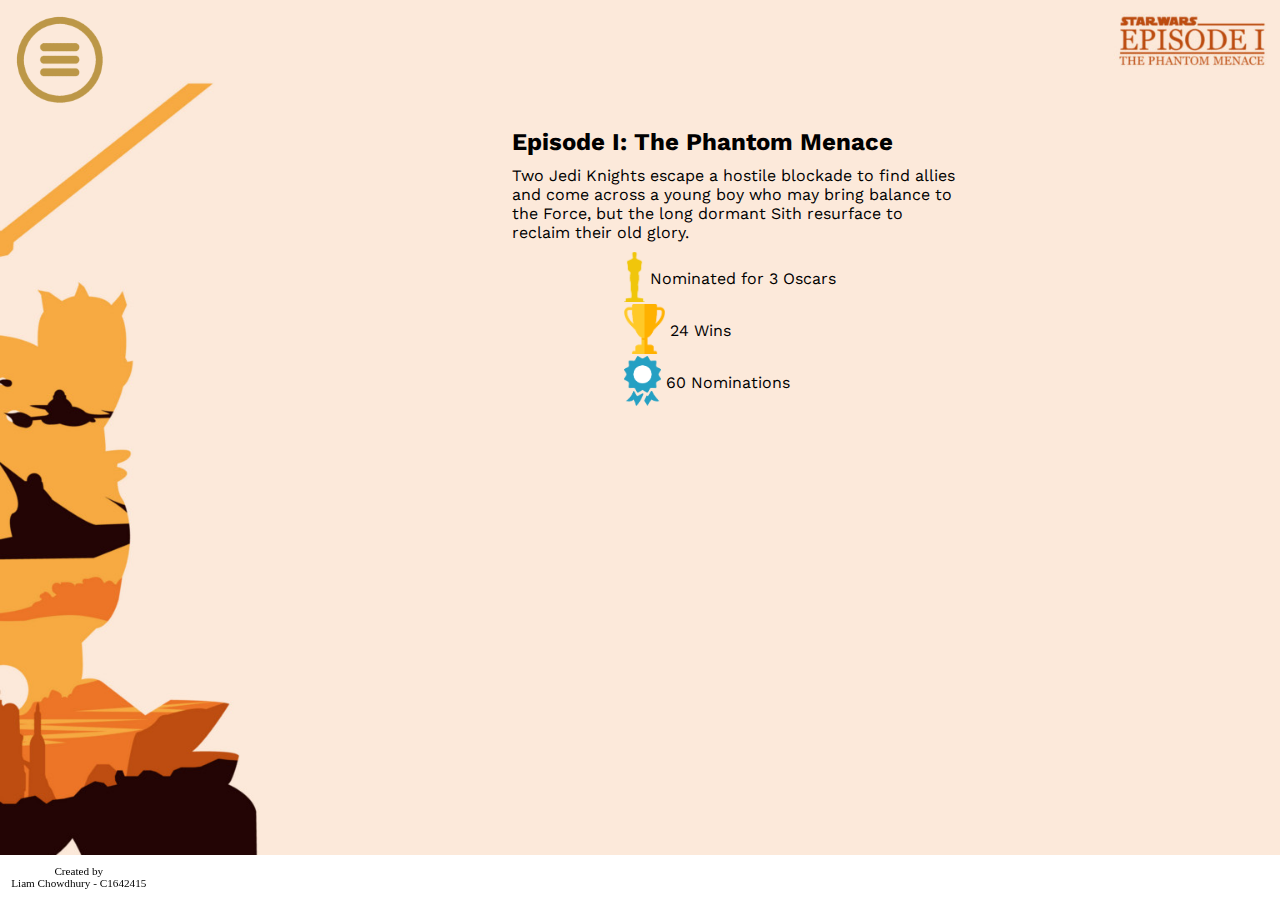
<file: episode1.html>
<!DOCTYPE html>
<html>
  <head>
    <meta charset="utf-8">
    <meta name="viewport" content="width=device-width, initial-scale=1"/>
    <link rel="stylesheet" href="style-sheet.css">
    <title>The Phantom Menace</title>
	<!--All movie information is from IMDB.com-->
  </head>
  <body>
    <header>
      <nav>
        <ul>
          <li class="nav-item"><a href="index.html">Home</a></li>
          <li class="nav-item"><a href="index.html#movies">Films</a></li>
		  <li class="nav-item epmenu"><a href="episode1.html">- Episode I</a></li>
		  <li class="nav-item epmenu"><a href="episode2.html">- Episode II</a></li>
		  <li class="nav-item epmenu"><a href="episode3.html">- Episode III</a></li>
		  <li class="nav-item epmenu"><a href="rogueone.html">- Rogue One</a></li>
		  <li class="nav-item epmenu"><a href="episode4.html">- Episode IV</a></li>
		  <li class="nav-item epmenu"><a href="episode5.html">- Episode V</a></li>
		  <li class="nav-item epmenu"><a href="episode6.html">- Episode VI</a></li>
		  <li class="nav-item epmenu"><a href="episode7.html">- Episode VII</a></li>
          <li class="nav-item"><a href="index.html#tv">TV Series</a></li>
          <li class="nav-item"><a href="index.html#timeline">Canon</a></li>
		  <p>Created by <br> Liam Chowdhury - C1642415</p>
        </ul>
      </nav>
    </header>
    <input type="checkbox" id="nav-trigger" class="nav-trigger" />
    <label for="nav-trigger"></label>
    <div class="site-wrap">
      <section id="episode1">
        <article>
          <h2>Episode I: The Phantom Menace</h2>
          <p>Two Jedi Knights escape a hostile blockade to find allies and come
            across a young boy who may bring balance to the Force, but the long
            dormant Sith resurface to reclaim their old glory.</p>
          <div class="awards">
            <img src="images/oscar.png" alt="Oscar Trophy" class="awardicon"/><span class="awardtext">Nominated for 3 Oscars</span><br>
            <img src="images/trophy.png" alt="Wins" class="awardicon"/><span class="awardtext">24 Wins</span><br>
            <img src="images/nomination.png" alt="Nominations" class="awardicon"/><span class="awardtext">60 Nominations</span>
          </div>
        </article>
        <figure class="trailer">
          <iframe width="560" height="315" src="https://www.youtube.com/embed/I6hOlI9cg4o" frameborder="0" allowfullscreen></iframe>
        </figure>
      </section>
    </div>
  </body>
</html>
</file>
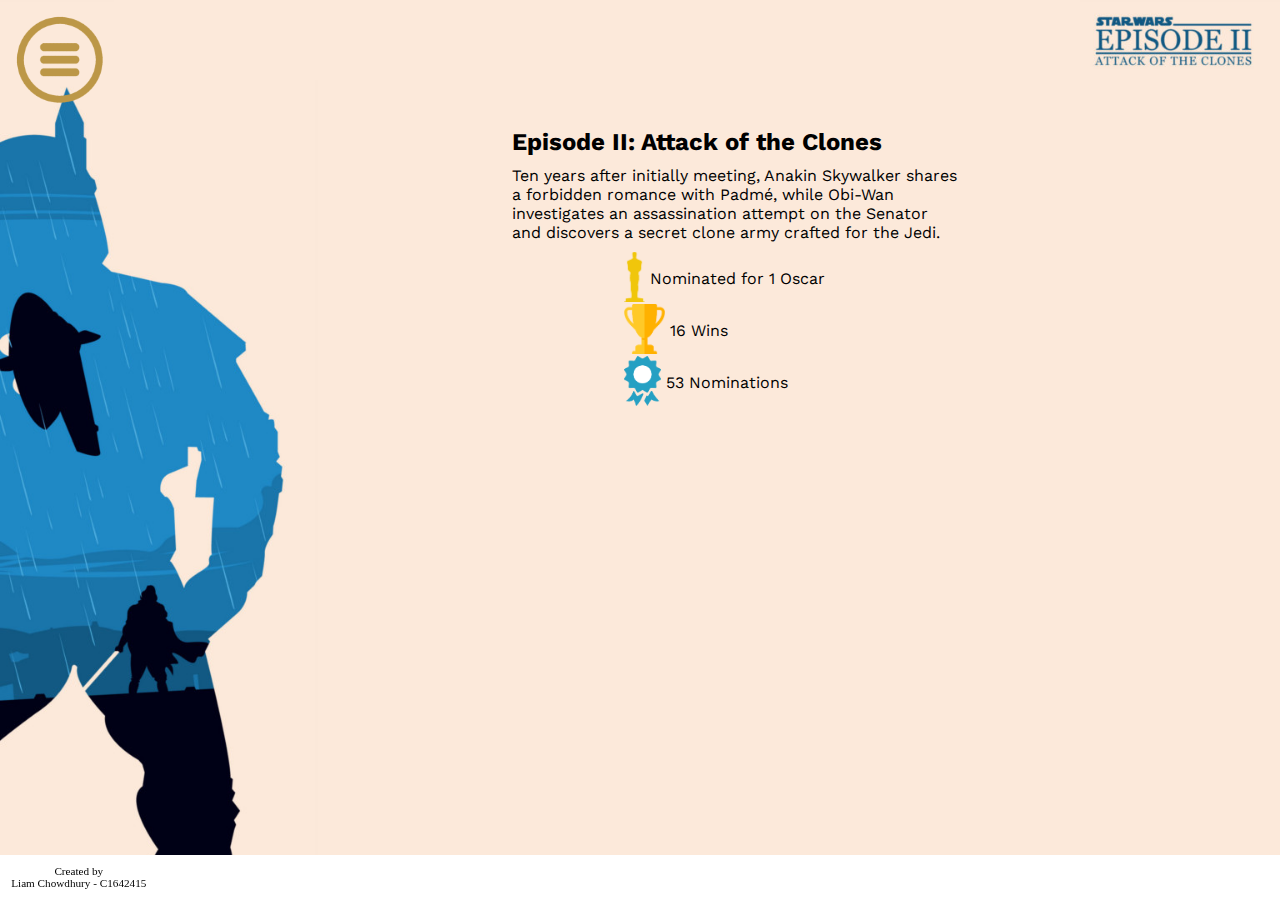
<file: episode2.html>
<!DOCTYPE html>
<html>
  <head>
    <meta charset="utf-8">
    <meta name="viewport" content="width=device-width, initial-scale=1"/>
    <link rel="stylesheet" href="style-sheet.css">
    <title>Attack Of The Clones</title>
	<!--All movie information is from IMDB.com-->
  </head>
  <body>
    <header>
      <nav>
        <ul>
          <li class="nav-item"><a href="index.html">Home</a></li>
          <li class="nav-item"><a href="index.html#movies">Films</a></li>
		  <li class="nav-item epmenu"><a href="episode1.html">- Episode I</a></li>
		  <li class="nav-item epmenu"><a href="episode2.html">- Episode II</a></li>
		  <li class="nav-item epmenu"><a href="episode3.html">- Episode III</a></li>
		  <li class="nav-item epmenu"><a href="rogueone.html">- Rogue One</a></li>
		  <li class="nav-item epmenu"><a href="episode4.html">- Episode IV</a></li>
		  <li class="nav-item epmenu"><a href="episode5.html">- Episode V</a></li>
		  <li class="nav-item epmenu"><a href="episode6.html">- Episode VI</a></li>
		  <li class="nav-item epmenu"><a href="episode7.html">- Episode VII</a></li>
          <li class="nav-item"><a href="index.html#tv">TV Series</a></li>
          <li class="nav-item"><a href="index.html#timeline">Canon</a></li>
		  <p>Created by <br> Liam Chowdhury - C1642415</p>
        </ul>
      </nav>
    </header>
    <input type="checkbox" id="nav-trigger" class="nav-trigger" />
    <label for="nav-trigger"></label>
    <div class="site-wrap">
      <section id="episode2">
        <article>
          <h2>Episode II: Attack of the Clones</h2>
          <p>Ten years after initially meeting, Anakin Skywalker shares a
            forbidden romance with Padmé, while Obi-Wan investigates an
            assassination attempt on the Senator and discovers a secret clone
            army crafted for the Jedi.</p>
          <div class="awards">
            <img src="images/oscar.png" alt="Oscar Trophy" class="awardicon"/><span class="awardtext">Nominated for 1 Oscar</span><br>
            <img src="images/trophy.png" alt="Wins" class="awardicon"/><span class="awardtext">16 Wins</span><br>
            <img src="images/nomination.png" alt="Nominations" class="awardicon"/><span class="awardtext">53 Nominations</span>
          </div>
        </article>
        <figure>
          <iframe width="560" height="315" src="https://www.youtube.com/embed/CO2OLQ2kiq8" frameborder="0" allowfullscreen></iframe>
        </figure>
      </section>
    </div>
  </body>
</html>
</file>
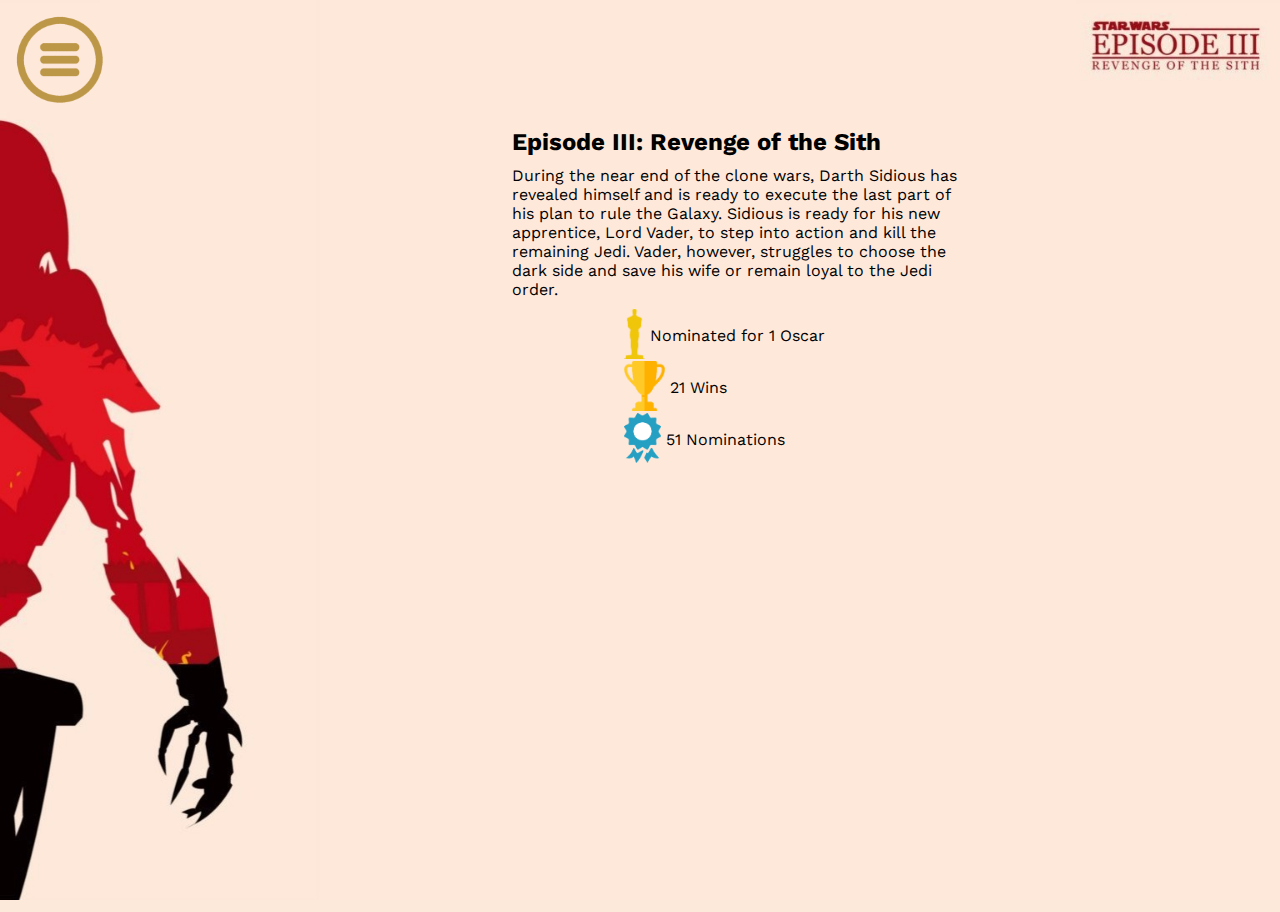
<file: episode3.html>
<!DOCTYPE html>
<html>
  <head>
    <meta charset="utf-8">
    <meta name="viewport" content="width=device-width, initial-scale=1"/>
    <link rel="stylesheet" href="style-sheet.css">
    <title>Revenge Of The Sith</title>
	<!--All movie information is from IMDB.com-->
  </head>
  <body>
    <header>
      <nav>
        <ul>
          <li class="nav-item"><a href="index.html">Home</a></li>
          <li class="nav-item"><a href="index.html#movies">Films</a></li>
		  <li class="nav-item epmenu"><a href="episode1.html">- Episode I</a></li>
		  <li class="nav-item epmenu"><a href="episode2.html">- Episode II</a></li>
		  <li class="nav-item epmenu"><a href="episode3.html">- Episode III</a></li>
		  <li class="nav-item epmenu"><a href="rogueone.html">- Rogue One</a></li>
		  <li class="nav-item epmenu"><a href="episode4.html">- Episode IV</a></li>
		  <li class="nav-item epmenu"><a href="episode5.html">- Episode V</a></li>
		  <li class="nav-item epmenu"><a href="episode6.html">- Episode VI</a></li>
		  <li class="nav-item epmenu"><a href="episode7.html">- Episode VII</a></li>
          <li class="nav-item"><a href="index.html#tv">TV Series</a></li>
          <li class="nav-item"><a href="index.html#timeline">Canon</a></li>
		  <p>Created by <br> Liam Chowdhury - C1642415</p>
        </ul>
      </nav>
    </header>
    <input type="checkbox" id="nav-trigger" class="nav-trigger" />
    <label for="nav-trigger"></label>
    <div class="site-wrap">
      <section id="episode3">
        <article>
          <h2>Episode III: Revenge of the Sith</h2>
          <p>During the near end of the clone wars, Darth Sidious has revealed
            himself and is ready to execute the last part of his plan to rule
            the Galaxy. Sidious is ready for his new apprentice, Lord Vader, to
            step into action and kill the remaining Jedi. Vader, however,
            struggles to choose the dark side and save his wife or remain loyal
            to the Jedi order.</p>
          <div class="awards">
            <img src="images/oscar.png" alt="Oscar Trophy" class="awardicon"/><span class="awardtext">Nominated for 1 Oscar</span><br>
            <img src="images/trophy.png" alt="Wins" class="awardicon"/><span class="awardtext">21 Wins</span><br>
            <img src="images/nomination.png" alt="Nominations" class="awardicon"/><span class="awardtext">51 Nominations</span>
          </div>
        </article>
        <figure>
          <iframe width="560" height="315" src="https://www.youtube.com/embed/5UnjrG_N8hU" frameborder="0" allowfullscreen></iframe>
        </figure>
      </section>
    </div>
  </body>
</html>
</file>
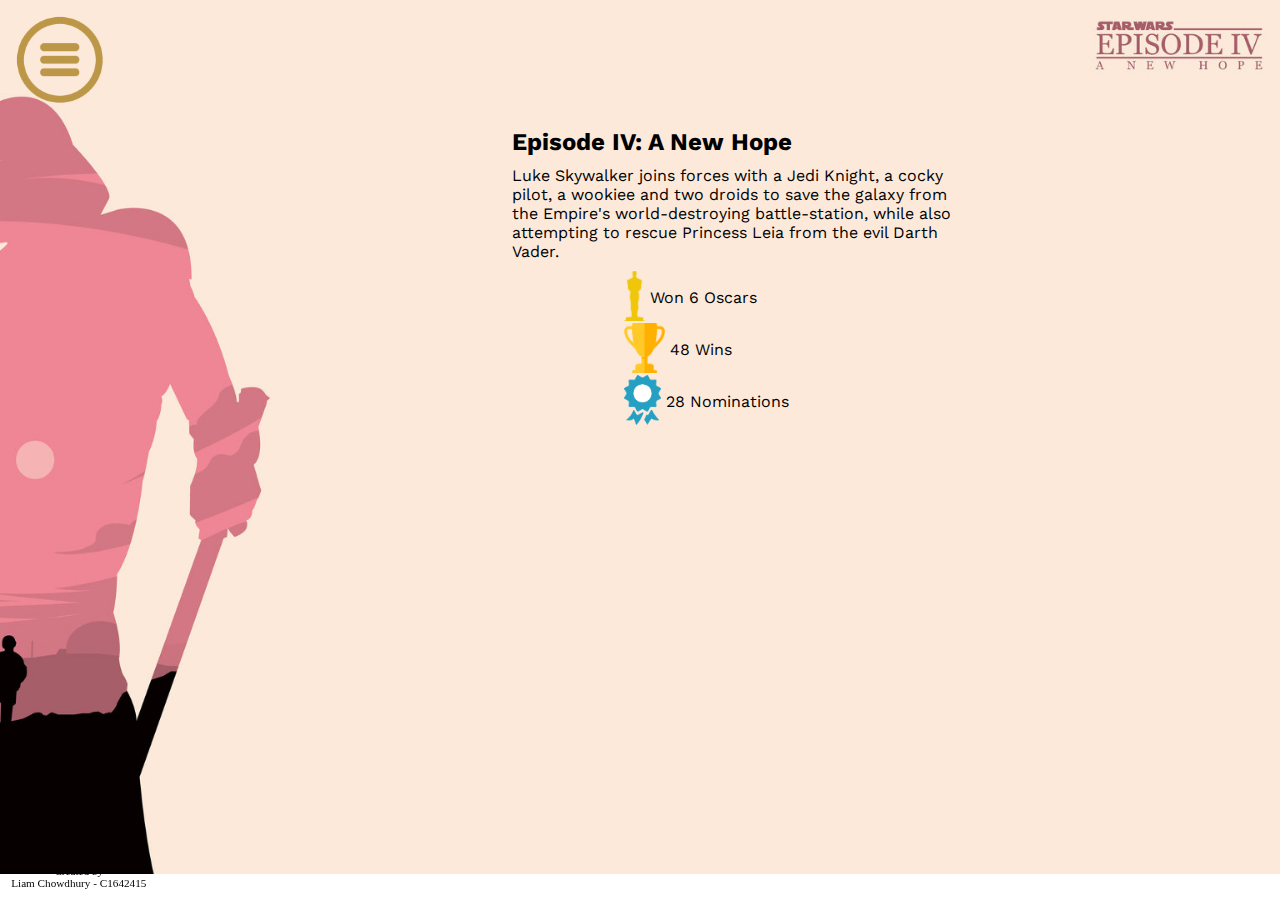
<file: episode4.html>
<!DOCTYPE html>
<html>
  <head>
    <meta charset="utf-8">
    <meta name="viewport" content="width=device-width, initial-scale=1"/>
    <link rel="stylesheet" href="style-sheet.css">
    <title>A New Hope</title>
	<!--All movie information is from IMDB.com-->
  </head>
  <body>
    <header>
      <nav>
        <ul>
          <li class="nav-item"><a href="index.html">Home</a></li>
          <li class="nav-item"><a href="index.html#movies">Films</a></li>
		  <li class="nav-item epmenu"><a href="episode1.html">- Episode I</a></li>
		  <li class="nav-item epmenu"><a href="episode2.html">- Episode II</a></li>
		  <li class="nav-item epmenu"><a href="episode3.html">- Episode III</a></li>
		  <li class="nav-item epmenu"><a href="rogueone.html">- Rogue One</a></li>
		  <li class="nav-item epmenu"><a href="episode4.html">- Episode IV</a></li>
		  <li class="nav-item epmenu"><a href="episode5.html">- Episode V</a></li>
		  <li class="nav-item epmenu"><a href="episode6.html">- Episode VI</a></li>
		  <li class="nav-item epmenu"><a href="episode7.html">- Episode VII</a></li>
          <li class="nav-item"><a href="index.html#tv">TV Series</a></li>
          <li class="nav-item"><a href="index.html#timeline">Canon</a></li>
		  <p>Created by <br> Liam Chowdhury - C1642415</p>
        </ul>
      </nav>
    </header>
    <input type="checkbox" id="nav-trigger" class="nav-trigger" />
    <label for="nav-trigger"></label>
    <div class="site-wrap">
      <section id="episode4">
        <article>
          <h2>Episode IV: A New Hope</h2>
          <p>Luke Skywalker joins forces with a Jedi Knight, a cocky pilot, a
            wookiee and two droids to save the galaxy from the Empire's
            world-destroying battle-station, while also attempting to rescue
            Princess Leia from the evil Darth Vader.</p>
          <div class="awards">
            <img src="images/oscar.png" alt="Oscar Trophy" class="awardicon"/><span class="awardtext">Won 6 Oscars</span><br>
            <img src="images/trophy.png" alt="Wins" class="awardicon"/><span class="awardtext">48 Wins</span><br>
            <img src="images/nomination.png" alt="Nominations" class="awardicon"/><span class="awardtext">28 Nominations</span>
          </div>
        </article>
        <figure>
          <iframe width="560" height="315" src="https://www.youtube.com/embed/vZ734NWnAHA" frameborder="0" allowfullscreen></iframe>
        </figure>
      </section>
    </div>
  </body>
</html>
</file>
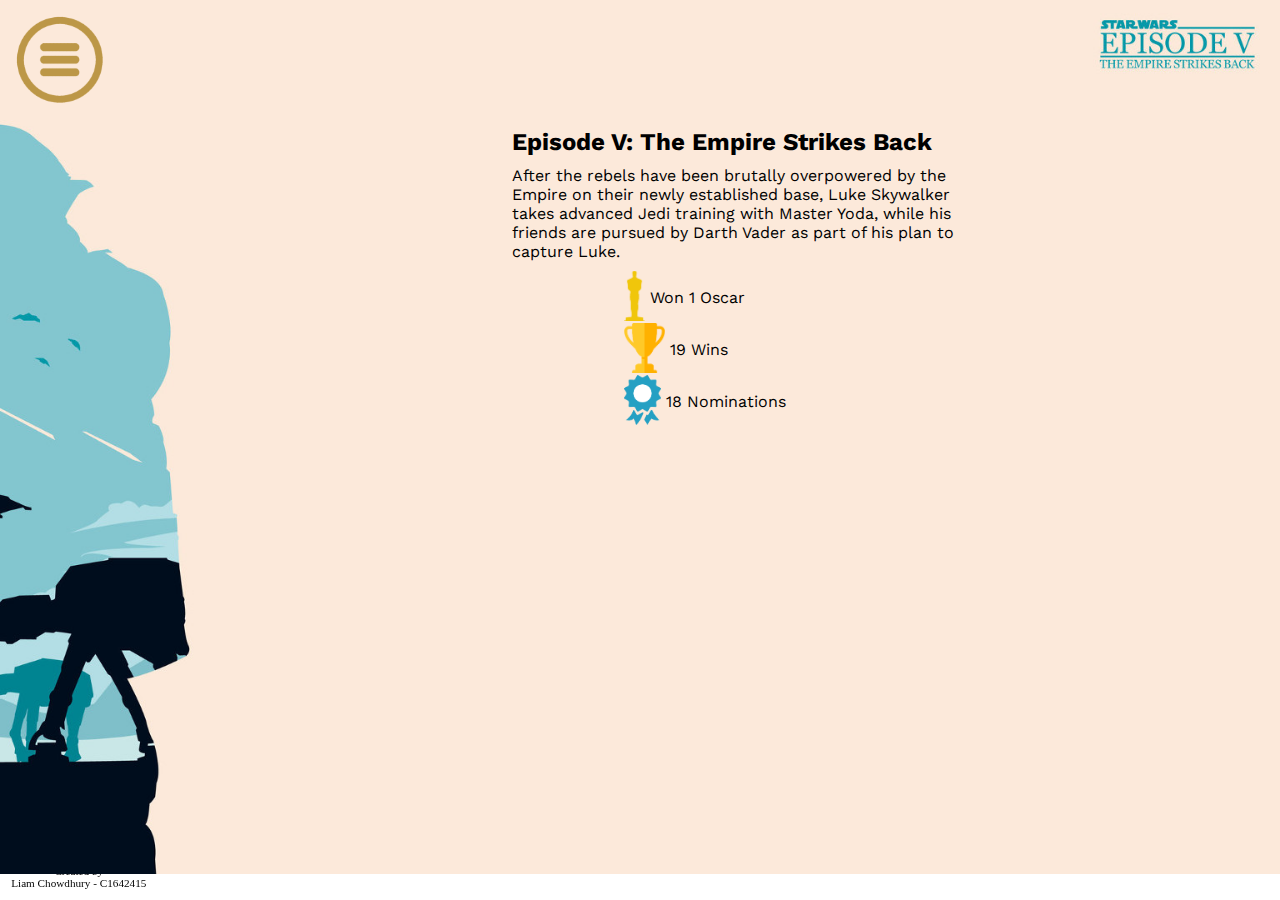
<file: episode5.html>
<!DOCTYPE html>
<html>
  <head>
    <meta charset="utf-8">
    <meta name="viewport" content="width=device-width, initial-scale=1"/>
    <link rel="stylesheet" href="style-sheet.css">
    <title>Empire Strikes Back</title>
	<!--All movie information is from IMDB.com-->
  </head>
  <body>
    <header>
      <nav>
        <ul>
          <li class="nav-item"><a href="index.html">Home</a></li>
          <li class="nav-item"><a href="index.html#movies">Films</a></li>
		  <li class="nav-item epmenu"><a href="episode1.html">- Episode I</a></li>
		  <li class="nav-item epmenu"><a href="episode2.html">- Episode II</a></li>
		  <li class="nav-item epmenu"><a href="episode3.html">- Episode III</a></li>
		  <li class="nav-item epmenu"><a href="rogueone.html">- Rogue One</a></li>
		  <li class="nav-item epmenu"><a href="episode4.html">- Episode IV</a></li>
		  <li class="nav-item epmenu"><a href="episode5.html">- Episode V</a></li>
		  <li class="nav-item epmenu"><a href="episode6.html">- Episode VI</a></li>
		  <li class="nav-item epmenu"><a href="episode7.html">- Episode VII</a></li>
          <li class="nav-item"><a href="index.html#tv">TV Series</a></li>
          <li class="nav-item"><a href="index.html#timeline">Canon</a></li>
		  <p>Created by <br> Liam Chowdhury - C1642415</p>
        </ul>
      </nav>
    </header>
    <input type="checkbox" id="nav-trigger" class="nav-trigger" />
    <label for="nav-trigger"></label>
    <div class="site-wrap">
      <section id="episode5">
        <article>
          <h2>Episode V: The Empire Strikes Back</h2>
          <p>After the rebels have been brutally overpowered by the Empire on
            their newly established base, Luke Skywalker takes advanced Jedi
            training with Master Yoda, while his friends are pursued by Darth
            Vader as part of his plan to capture Luke.</p>
          <div class="awards">
            <img src="images/oscar.png" alt="Oscar Trophy" class="awardicon"/><span class="awardtext">Won 1 Oscar</span><br>
            <img src="images/trophy.png" alt="Wins" class="awardicon"/><span class="awardtext">19 Wins</span><br>
            <img src="images/nomination.png" alt="Nominations" class="awardicon"/><span class="awardtext">18 Nominations</span>
          </div>
        </article>
        <figure>
          <iframe width="560" height="315" src="https://www.youtube.com/embed/JNwNXF9Y6kY" frameborder="0" allowfullscreen></iframe>
        </figure>
      </section>
    </div>
  </body>
</html>
</file>
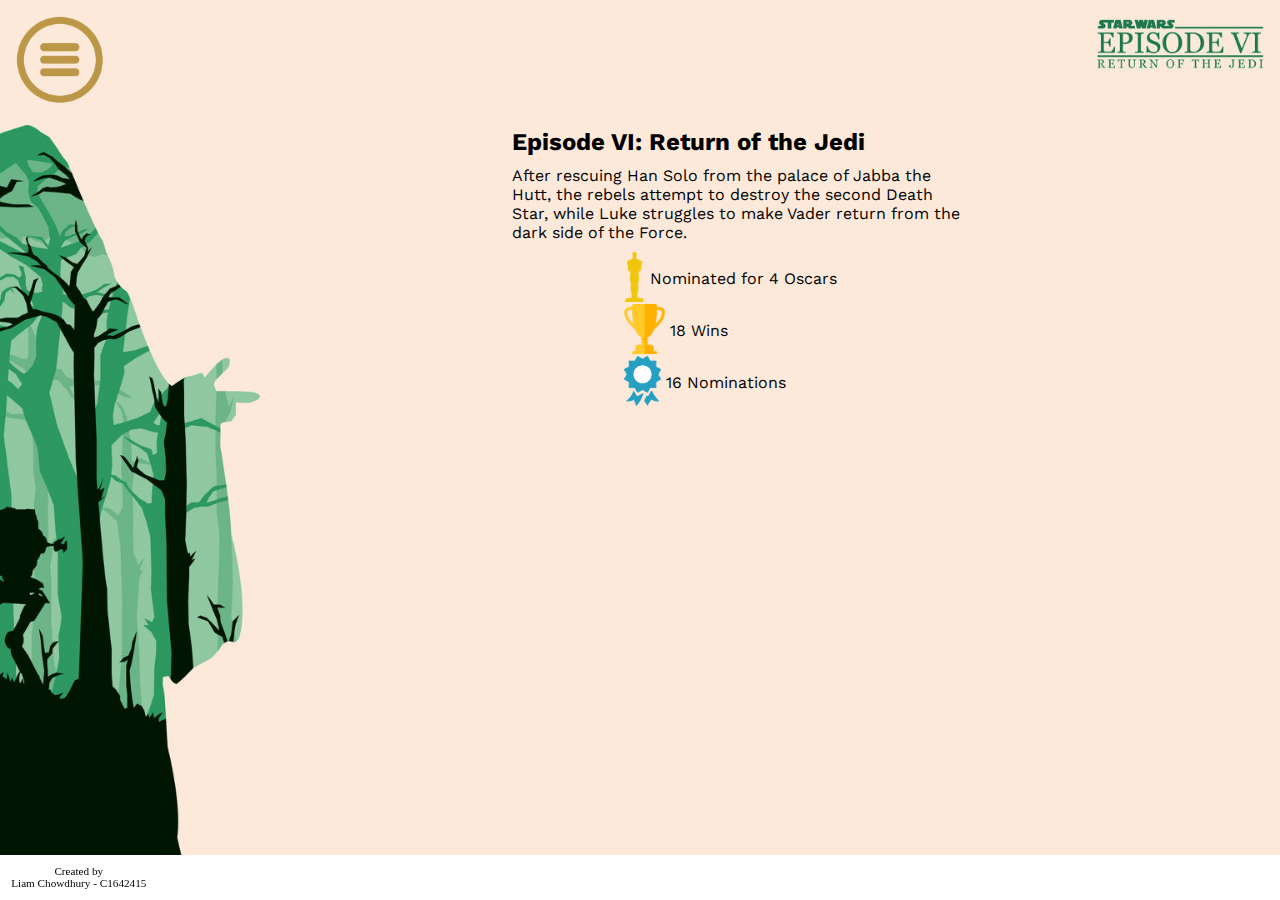
<file: episode6.html>
<!DOCTYPE html>
<html>
  <head>
    <meta charset="utf-8">
    <meta name="viewport" content="width=device-width, initial-scale=1"/>
    <link rel="stylesheet" href="style-sheet.css">
    <title>Return Of The Jedi</title>
	<!--All movie information is from IMDB.com-->
  </head>
  <body>
    <header>
      <nav>
        <ul>
          <li class="nav-item"><a href="index.html">Home</a></li>
          <li class="nav-item"><a href="index.html#movies">Films</a></li>
		  <li class="nav-item epmenu"><a href="episode1.html">- Episode I</a></li>
		  <li class="nav-item epmenu"><a href="episode2.html">- Episode II</a></li>
		  <li class="nav-item epmenu"><a href="episode3.html">- Episode III</a></li>
		  <li class="nav-item epmenu"><a href="rogueone.html">- Rogue One</a></li>
		  <li class="nav-item epmenu"><a href="episode4.html">- Episode IV</a></li>
		  <li class="nav-item epmenu"><a href="episode5.html">- Episode V</a></li>
		  <li class="nav-item epmenu"><a href="episode6.html">- Episode VI</a></li>
		  <li class="nav-item epmenu"><a href="episode7.html">- Episode VII</a></li>
          <li class="nav-item"><a href="index.html#tv">TV Series</a></li>
          <li class="nav-item"><a href="index.html#timeline">Canon</a></li>
		  <p>Created by <br> Liam Chowdhury - C1642415</p>
        </ul>
      </nav>
    </header>
    <input type="checkbox" id="nav-trigger" class="nav-trigger" />
    <label for="nav-trigger"></label>
    <div class="site-wrap">
      <section id="episode6">
        <article>
          <h2>Episode VI: Return of the Jedi</h2>
          <p>After rescuing Han Solo from the palace of Jabba the Hutt,
            the rebels attempt to destroy the second Death Star, while Luke
            struggles to make Vader return from the dark side of the Force.</p>
          <div class="awards">
            <img src="images/oscar.png" alt="Oscar Trophy" class="awardicon"/><span class="awardtext">Nominated for 4 Oscars</span><br>
            <img src="images/trophy.png" alt="Wins" class="awardicon"/><span class="awardtext">18 Wins</span><br>
            <img src="images/nomination.png" alt="Nominations" class="awardicon"/><span class="awardtext">16 Nominations</span>
          </div>
        </article>
        <figure>
          <iframe width="560" height="315" src="https://www.youtube.com/embed/7L8p7_SLzvU" frameborder="0" allowfullscreen></iframe>
        </figure>
      </section>
    </div>
  </body>
</html>
</file>
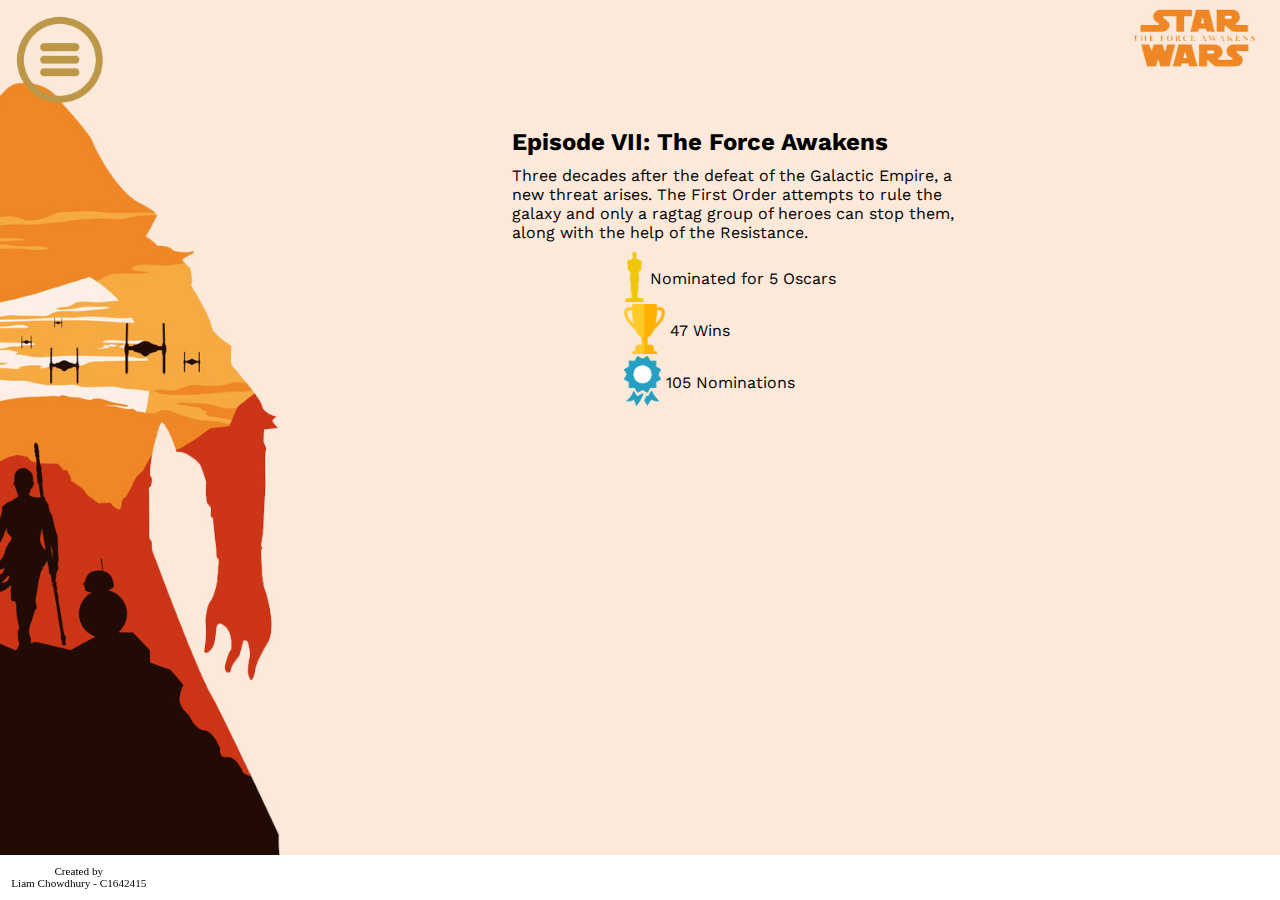
<file: episode7.html>
<!DOCTYPE html>
<html>
  <head>
    <meta charset="utf-8">
    <meta name="viewport" content="width=device-width, initial-scale=1"/>
    <link rel="stylesheet" href="style-sheet.css">
    <title>The Force Awakens</title>
	<!--All movie information is from IMDB.com-->
  </head>
  <body>
    <header>
      <nav>
        <ul>
          <li class="nav-item"><a href="index.html">Home</a></li>
          <li class="nav-item"><a href="index.html#movies">Films</a></li>
		  <li class="nav-item epmenu"><a href="episode1.html">- Episode I</a></li>
		  <li class="nav-item epmenu"><a href="episode2.html">- Episode II</a></li>
		  <li class="nav-item epmenu"><a href="episode3.html">- Episode III</a></li>
		  <li class="nav-item epmenu"><a href="rogueone.html">- Rogue One</a></li>
		  <li class="nav-item epmenu"><a href="episode4.html">- Episode IV</a></li>
		  <li class="nav-item epmenu"><a href="episode5.html">- Episode V</a></li>
		  <li class="nav-item epmenu"><a href="episode6.html">- Episode VI</a></li>
		  <li class="nav-item epmenu"><a href="episode7.html">- Episode VII</a></li>
          <li class="nav-item"><a href="index.html#tv">TV Series</a></li>
          <li class="nav-item"><a href="index.html#timeline">Canon</a></li>
		  <p>Created by <br> Liam Chowdhury - C1642415</p>
        </ul>
      </nav>
    </header>
    <input type="checkbox" id="nav-trigger" class="nav-trigger" />
    <label for="nav-trigger"></label>
    <div class="site-wrap">
      <section id="episode7">
        <article>
          <h2>Episode VII: The Force Awakens</h2>
          <p>Three decades after the defeat of the Galactic Empire, a new threat
            arises. The First Order attempts to rule the galaxy and only a ragtag
            group of heroes can stop them, along with the help of the Resistance.</p>
          <div class="awards">
            <img src="images/oscar.png" alt="Oscar Trophy" class="awardicon"/><span class="awardtext">Nominated for 5 Oscars</span><br>
            <img src="images/trophy.png" alt="Wins" class="awardicon"/><span class="awardtext">47 Wins</span><br>
            <img src="images/nomination.png" alt="Nominations" class="awardicon"/><span class="awardtext">105 Nominations</span>
          </div>
        </article>
        <figure>
          <iframe width="560" height="315" src="https://www.youtube.com/embed/sGbxmsDFVnE" frameborder="0" allowfullscreen></iframe>
        </figure>
      </section>
    </div>
  </body>
</html>
</file>
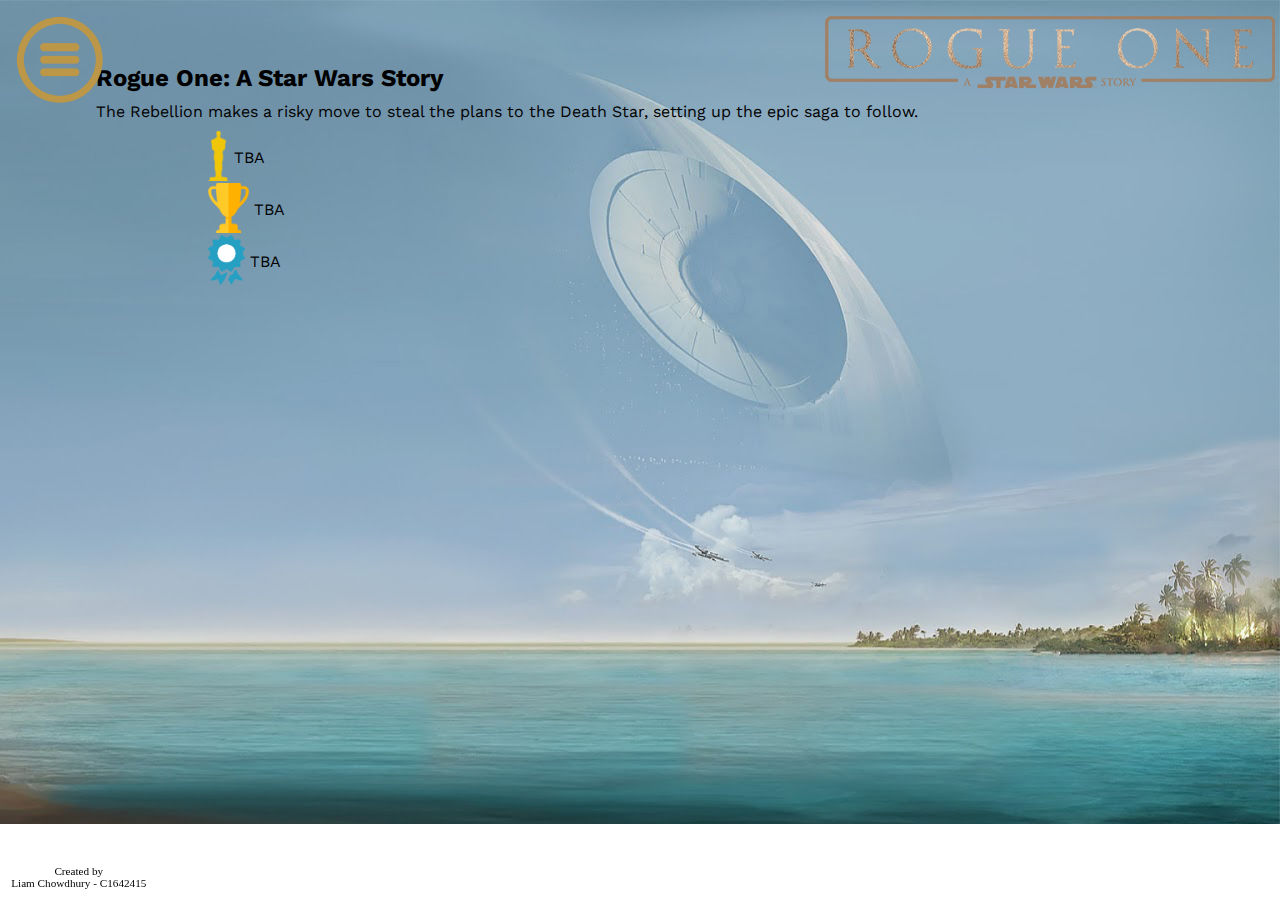
<file: rogueone.html>
<!DOCTYPE html>
<html>
  <head>
    <meta charset="utf-8">
    <meta name="viewport" content="width=device-width, initial-scale=1"/>
    <link rel="stylesheet" href="style-sheet.css">
	<!--All movie information is from IMDB.com-->
    <title>Rogue One</title>
  </head>
  <body>
    <header>
      <nav>
        <ul>
          <li class="nav-item"><a href="index.html">Home</a></li>
          <li class="nav-item"><a href="index.html#movies">Films</a></li>
		  <li class="nav-item epmenu"><a href="episode1.html">- Episode I</a></li>
		  <li class="nav-item epmenu"><a href="episode2.html">- Episode II</a></li>
		  <li class="nav-item epmenu"><a href="episode3.html">- Episode III</a></li>
		  <li class="nav-item epmenu"><a href="rogueone.html">- Rogue One</a></li>
		  <li class="nav-item epmenu"><a href="episode4.html">- Episode IV</a></li>
		  <li class="nav-item epmenu"><a href="episode5.html">- Episode V</a></li>
		  <li class="nav-item epmenu"><a href="episode6.html">- Episode VI</a></li>
		  <li class="nav-item epmenu"><a href="episode7.html">- Episode VII</a></li>
          <li class="nav-item"><a href="index.html#tv">TV Series</a></li>
          <li class="nav-item"><a href="index.html#timeline">Canon</a></li>
		  <p>Created by <br> Liam Chowdhury - C1642415</p>
        </ul>
      </nav>
    </header>
    <input type="checkbox" id="nav-trigger" class="nav-trigger" />
    <label for="nav-trigger"></label>
    <div class="site-wrap">
      <section id="rogueone">
        <article>
          <h2>Rogue One: A Star Wars Story</h2>
          <p>The Rebellion makes a risky move to steal the plans to the Death Star, setting up the epic saga to follow.</p>
          <div class="awards">
            <img src="images/oscar.png" alt="Oscar Trophy" class="awardicon"/><span class="awardtext">TBA</span><br>
            <img src="images/trophy.png" alt="Wins" class="awardicon"/><span class="awardtext">TBA</span><br>
            <img src="images/nomination.png" alt="Nominations" class="awardicon"/><span class="awardtext">TBA</span>
          </div>
        </article>
        <figure>
          <iframe width="560" height="315" src="https://www.youtube.com/embed/sC9abcLLQpI" frameborder="0" allowfullscreen></iframe>
        </figure>
      </section>
    </div>
  </body>
</html>
</file>
<file: style-sheet.css>
/*############################################################################################################################

Liam Chowdhury - C1642415	

CMT112

CSS:

1.0 Navigation
2.0 Body Elements
2.1 index.html
2.2 Episode Single Pages
3.0 Responsive CSS
############################################################################################################################*/

@import url('https://fonts.googleapis.com/css?family=Work+Sans:200');

*{
  margin: 0;
  padding: 0;
}

html, body {
  height: 100%;
  width: 100%;
  font-family: 'Work Sans', sans-serif; /*Consistent font throughout site, except nav*/
  color: white;
}

body {
  overflow-x: hidden; /*No overflow for when nav appears */
}

/*############################################################################################################################

1.0 Navigation

Code from https://www.sitepoint.com/pure-css-off-screen-navigation-menu/ was implemented throughout
the navigation for responsiveness and menu style.

############################################################################################################################*/

nav ul {
  /* critical sizing and position styles */
  width: 100%;
  height: 100%;
  position: fixed;
  top: 0;
  right: 0;
  bottom: 0;
  left: 0;
  z-index: 0;
  list-style: none;
  background: white;
}

nav li {
  width: 200px;
  border-top: 1px solid white;
  border-bottom: 1px solid white;
}

nav li a {
  display: block;
  padding: 1em;
  background: white;
  font-family: "Segoe UI";
  color: black;
  font-size: 1.2em;
  text-decoration: none;
  transition: color 0.2s, background 0.5s;
}

.epmenu{
	font-size: 0.75em;
	height: 35px;
}

nav p{
	position: fixed;
	bottom: 0;
	display: block;
	font-family: "Segoe UI";
	color: black;
	font-size: 0.7em;
	padding: 1em;
	text-align: center;
}

nav li a:hover {
  color: #bc9747;
  background: -webkit-linear-gradient(left, rgba(255,255,255,1) 0%,rgba(188,151,71,0.27) 100%);
}

/* Site Wrapper - Everything that isn't navigation */
.site-wrap {
  /* Critical position and size styles */
  background-color: black; /* Needs a background or else the nav will show through */
  position: relative;
  top: 0;
  bottom: 0;
  left: 0;
  z-index: 1;
  margin-top: 0;
  background-image: linear-gradient(135deg, rgb(254,255,255) 0%,rgb(221,241,249) 35%,rgb(160,216,239) 100%);
  background-size: 200%;
}

/* Nav Trigger */
.nav-trigger {
  /* critical styles - hide the checkbox input */
  position: fixed;
  clip: rect(0, 0, 0, 0);
}

label[for="nav-trigger"] {
  /* critical positioning styles */
  position: fixed;
  left: 15px;
  top: 15px;
  z-index: 2;

  /* non-critical apperance styles */
  height: 10%;
  width: 10%;
  cursor: pointer;
  background-image: url("images/icon-menu.png");
  background-size: contain;
  background-repeat: no-repeat;
}

/* Make the Magic Happen */
.nav-trigger + label, .site-wrap {
  transition: left 0.2s;
}

.nav-trigger:checked + label {
  left: 215px;
}

.nav-trigger:checked ~ .site-wrap {
  left: 200px;
  box-shadow: 0 0 5px 5px rgba(0,0,0,0.5);
}

/*############################################################################################################################

2.0 Body Elements

index.html - #introduction, #movies, #tv, #timeline

episode# id's are for individual pages


############################################################################################################################*/

/*########################
2.1 index.html
#########################*/

/*http://stackoverflow.com/questions/10422105/add-text-above-html5-video  for .overlay, allows for Star Wars logo to be positioned*/
.overlay {
  position:absolute;
  top:0;
  left:0;
  width: 100%;
  z-index:1;
  text-align: center;
}

/*For all p elements throughout the website, giving sufficient space for text.*/

p{
	padding-top: 10px;
	padding-bottom: 10px;
}

#introduction{
  margin: 0;
  padding: 0;
}

#introduction img{
  width: 25%;
  margin-top: 5%;
  margin-bottom: 0;
}

#introduction video {
  width: 100%;
  overflow: hidden;
}

#movies {
  background: #6a717c;
  color: white;
  padding: 5% 5% 5% 7.5%;
}

#movies figure{
  padding-top: 5%;
}

#movies img{
  width: 11.5%;
}

#movies img:hover{
	opacity: 0.5;
}

#tv {
 background: url('images/tv-bg.jpg');
  background-repeat:no-repeat;
  background-size: cover;
  background-position: bottom right;
  background-color: #005f73;
  color: white;
  padding: 5% 5% 16% 7.5%;
}

#tv p{
	padding-bottom: 40px;
}

#tv figure{
	text-align: center;
}

#tv img{
  margin: 0;
  padding: 0;
  width: 20%;
}

#timeline {
 background: url('images/timeline-bg.jpg');
  background-repeat:no-repeat;
  background-size: contain;
  background-position: top right;
  background-color: #220207;
  color: white;
  padding: 5% 5% 5% 7.5%;
}

#timeline p{
	padding-right: 35%;
}

#timeline img{
  width: 75%;
  display: block;
  margin:0 auto;
}

/*########################
2.2 Episode Single Pages
#########################*/

/*Background image css implemented from https://css-tricks.com/perfect-full-page-background-image/. */

#episode1{
 background: url('images/episode1.jpg') no-repeat top right fixed;
  -webkit-background-size: cover;
  -moz-background-size: cover;
  -o-background-size: cover;
  background-size: cover;
  background-color: #fce9da;
  color: black;
  padding: 10% 25% 10% 40%;
}

#episode2{
 background: url('images/episode2.jpg') no-repeat top right fixed;
  -webkit-background-size: cover;
  -moz-background-size: cover;
  -o-background-size: cover;
  background-size: cover;
  background-color: #fce9da;
  color: black;
  padding: 10% 25% 10% 40%;
}

#episode3{
 background: url('images/episode3.jpg') no-repeat top right fixed;
  -webkit-background-size: cover;
  -moz-background-size: cover;
  -o-background-size: cover;
  background-size: cover;
  background-color: #fce9da;
  color: black;
  padding: 10% 25% 10% 40%;
}

#episode4{
 background: url('images/episode4.jpg') no-repeat top right fixed;
  -webkit-background-size: cover;
  -moz-background-size: cover;
  -o-background-size: cover;
  background-size: cover;
  background-color: #fce9da;
  color: black;
  padding: 10% 25% 10% 40%;
}

#episode5{
 background: url('images/episode5.jpg') no-repeat top right fixed;
  -webkit-background-size: cover;
  -moz-background-size: cover;
  -o-background-size: cover;
  background-size: cover;
  background-color: #fce9da;
  color: black;
  padding: 10% 25% 10% 40%;
}

#episode6{
 background: url('images/episode6.jpg') no-repeat top right fixed;
  -webkit-background-size: cover;
  -moz-background-size: cover;
  -o-background-size: cover;
  background-size: cover;
  background-color: #fce9da;
  color: black;
  padding: 10% 25% 10% 40%;
}

#episode7{
 background: url('images/episode7.jpg') no-repeat top right fixed;
  -webkit-background-size: cover;
  -moz-background-size: cover;
  -o-background-size: cover;
  background-size: cover;
  background-color: #fce9da;
  color: black;
  padding: 10% 25% 10% 40%;
}

#rogueone{
 background: url('images/rogueone.jpg') no-repeat top right fixed;
  -webkit-background-size: cover;
  -moz-background-size: cover;
  -o-background-size: cover;
  background-size: cover;
  background-color: black;
  color: black;
  padding: 5% 5% 17% 7.5%;
}

/*Positioning of nomination/trophy icons.*/

.awards{
  padding-left: 25%;
}

#rogueone .awards{
	padding-left: 10%;
}

.awardicon{
  height: 50px;
  margin-bottom: 2px;
  vertical-align: middle;
}

.awardtext{
  vertical-align: middle;
  padding: 5px 5px 5px 5px;
  width: 25%;
}

/*############################################################################################################################

3.0 Responsive CSS

Media query from: http://www.w3schools.com/cssref/css3_pr_mediaquery.asp


########################################################################################################################### */


@media screen and (max-width: 850px) {
	label[for="nav-trigger"] {
		/* critical positioning styles */
		position: fixed;
		left: 10px;
		top: 10px;
		z-index: 2;

		/* non-critical apperance styles */
		height: 10%;
		width: 10%;
		cursor: pointer;
		background-image: url("images/icon-menu.png");
		background-size: contain;
		background-repeat: no-repeat;
}
	
	#introduction img{
		width: 40%;
		margin-top: 2.5%;
	}

	#introduction video {
		overflow: hidden;
	}
	
	#movies img{
		width: 23%;
	}
	
	#movies, #tv, #timeline{
		padding-left: 12%;
	}
	
	#timeline{
		padding-bottom: 10%;
	}
	
	#timeline h2{
		padding-right: 40%;
	}
	
	#timeline p{
		padding-right: 2%;
	}
	
	#timeline img{
		position: relative;
		width: 100%;
	}
	
	#episode1, #episode2, #episode3, #episode4, #episode5, #episode6, #episode7{
		padding: 15% 5% 5% 10%;
	}
	
	iframe{
		width: 100%;
	}
}
</file>
